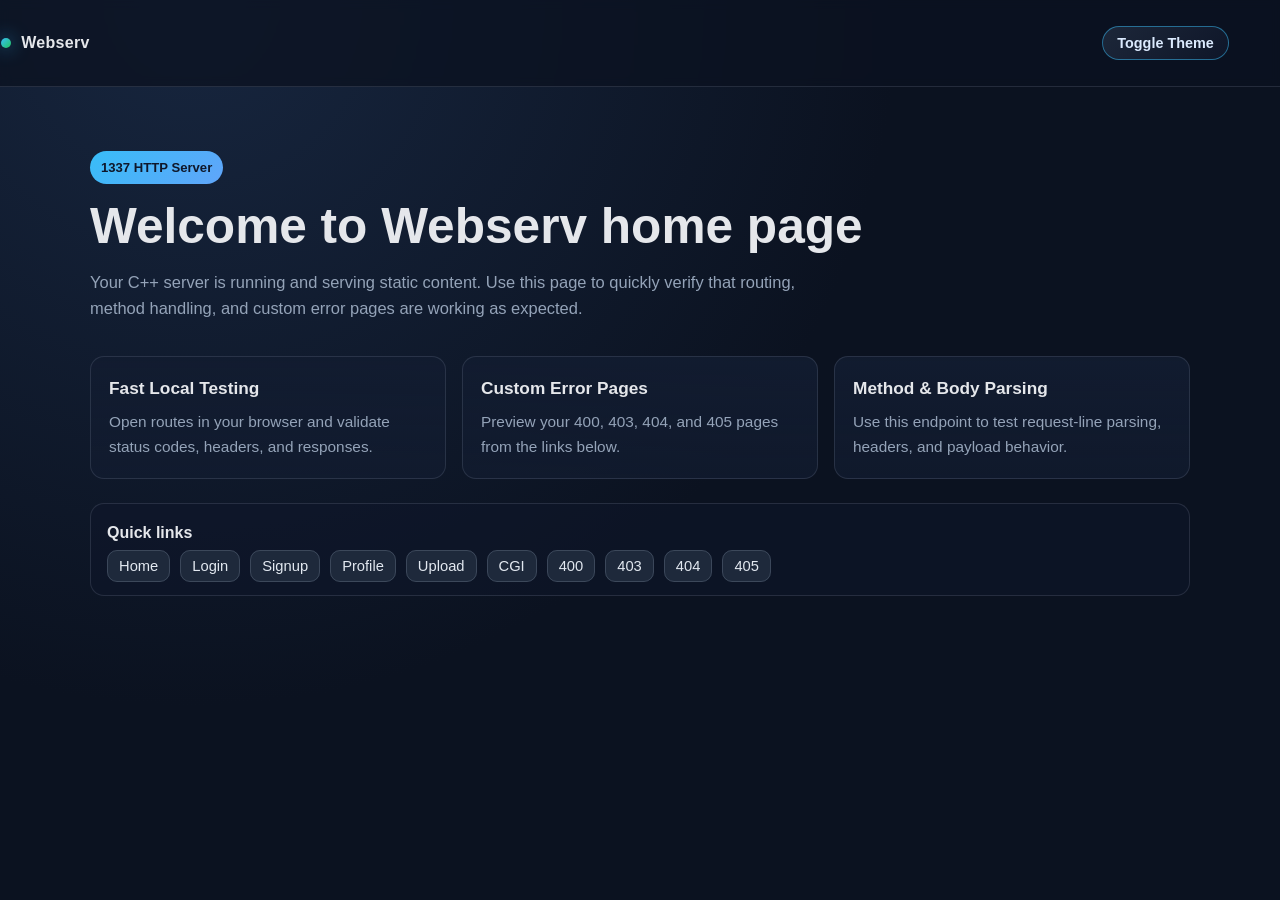
<file: www/index.html>
<!DOCTYPE html>
<html lang="en">
<head>
    <meta charset="UTF-8">
    <meta name="viewport" content="width=device-width, initial-scale=1.0">
    <link rel="stylesheet" href="style/style.css">
    <link rel="icon" type="image/x-icon" href="favicon.ico">
    <title>Webserv Home Page</title>
</head>
<body class="theme-dark">
    <header>
        <div class="header-inner">
            <div class="container brand">
                <span class="dot"></span>
                <span>Webserv</span>
            </div>
            <form action="/toggle-theme" method="post" class="theme-toggle-form">
                <button type="submit" class="theme-toggle-btn">Toggle Theme</button>
            </form>
        </div>
    </header>

    <main class="container">
        <section class="hero">
            <span class="badge">1337 HTTP Server</span>
            <h1>Welcome to Webserv home page</h1>
            <p class="subtitle">
                Your C++ server is running and serving static content. Use this page to quickly verify
                that routing, method handling, and custom error pages are working as expected.
            </p>
        </section>

        <section class="grid">
            <article class="card">
                <h2>Fast Local Testing</h2>
                <p>Open routes in your browser and validate status codes, headers, and responses.</p>
            </article>
            <article class="card">
                <h2>Custom Error Pages</h2>
                <p>Preview your 400, 403, 404, and 405 pages from the links below.</p>
            </article>
            <article class="card">
                <h2>Method & Body Parsing</h2>
                <p>Use this endpoint to test request-line parsing, headers, and payload behavior.</p>
            </article>
        </section>

        <section class="routes">
            <h3>Quick links</h3>
            <ul>
                <li><a href="/">Home</a></li>
                <li><a href="/login.html">Login</a></li>
                <li><a href="/signup.html">Signup</a></li>
                <li><a href="/profile.html">Profile</a></li>
                <li><a href="/upload.html">Upload</a></li>
                <li><a href="/cgi.html">CGI</a></li>
                <li><a href="/error/400.html">400</a></li>
                <li><a href="/error/403.html">403</a></li>
                <li><a href="/error/404.html">404</a></li>
                <li><a href="/error/405.html">405</a></li>
            </ul>
        </section>
    </main>
</body>
</html>
</file>
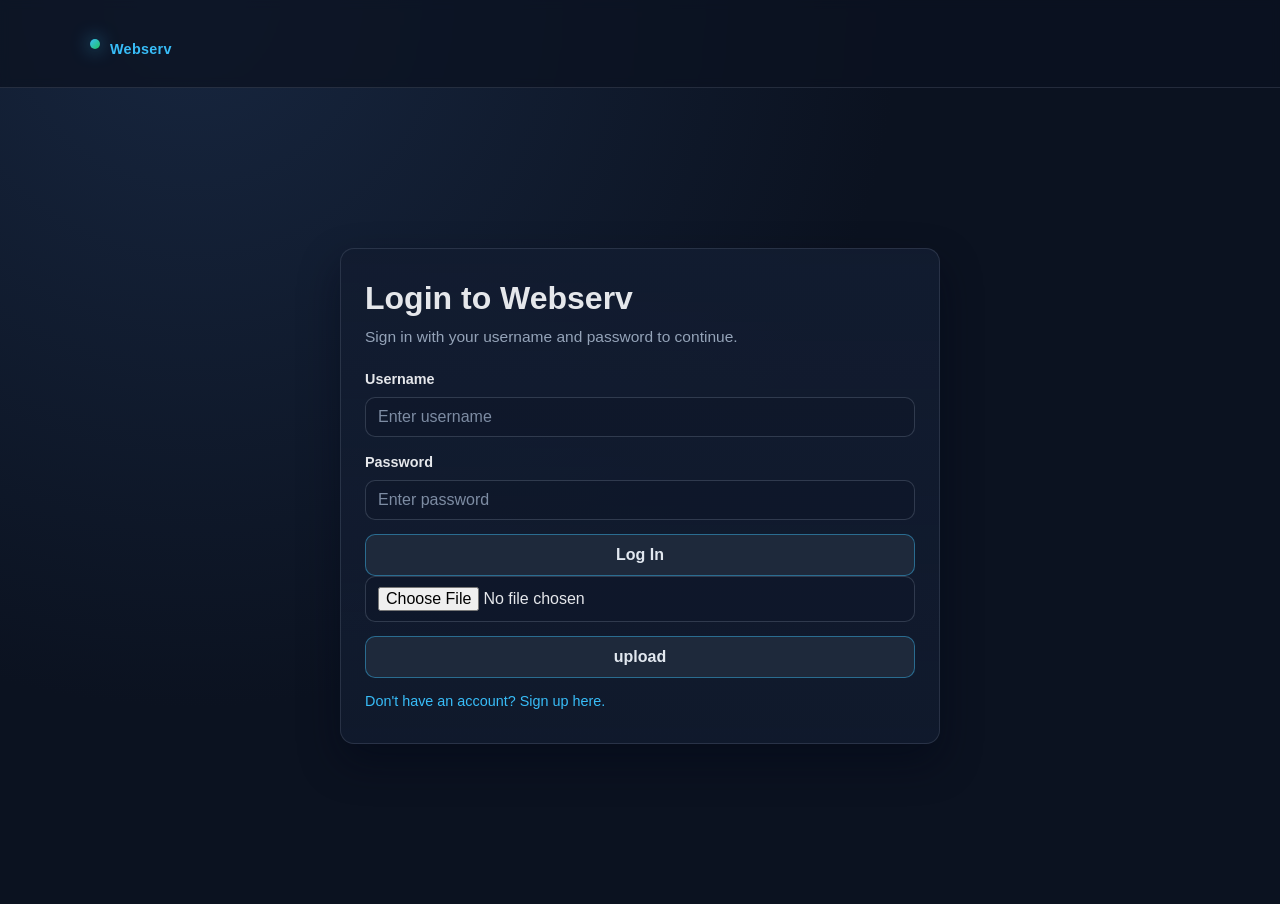
<file: www/login.html>
<!DOCTYPE html>
<html lang="en">
<head>
    <meta charset="UTF-8">
    <meta name="viewport" content="width=device-width, initial-scale=1.0">
    <title>Webserv Login</title>
    <style>
        :root {
            --bg: #0b1220;
            --bg-soft: #111b2e;
            --card: #121c30;
            --text: #e5e7eb;
            --muted: #94a3b8;
            --accent: #38bdf8;
            --accent-2: #22c55e;
            --border: rgba(148, 163, 184, 0.18);
        }

        * {
            box-sizing: border-box;
            margin: 0;
            padding: 0;
        }

        body {
            font-family: "Inter", "Segoe UI", Arial, sans-serif;
            background: radial-gradient(circle at 15% 0%, #17263f 0%, var(--bg) 50%);
            color: var(--text);
            min-height: 100vh;
            line-height: 1.6;
        }

        .container {
            width: min(1100px, 92%);
            margin: 0 auto;
        }

        header {
            padding: 26px 0;
            border-bottom: 1px solid var(--border);
            background: rgba(11, 18, 32, 0.75);
            backdrop-filter: blur(5px);
            position: sticky;
            top: 0;
        }

        .brand {
            display: flex;
            align-items: center;
            gap: 10px;
            font-weight: 700;
            letter-spacing: 0.3px;
        }

        .dot {
            width: 10px;
            height: 10px;
            border-radius: 999px;
            background: linear-gradient(135deg, var(--accent), var(--accent-2));
            box-shadow: 0 0 18px rgba(56, 189, 248, 0.7);
        }

        main {
            min-height: calc(100vh - 84px);
            display: grid;
            place-items: center;
            padding: 40px 0;
        }

        .login-card {
            width: min(600px, 100%);
            min-height: 360px;
            background: linear-gradient(180deg, rgba(18, 28, 48, 0.95), rgba(18, 28, 48, 0.75));
            border: 1px solid var(--border);
            border-radius: 14px;
            padding: 30px 24px;
            box-shadow: 0 18px 40px rgba(2, 6, 23, 0.45);
        }

        h1 {
            font-size: clamp(1.6rem, 4vw, 2rem);
            line-height: 1.2;
            margin-bottom: 8px;
        }

        p {
            color: var(--muted);
            margin-bottom: 18px;
            font-size: 0.97rem;
        }

        form {
            display: grid;
            gap: 14px;
        }

        label {
            display: grid;
            gap: 6px;
            font-size: 0.9rem;
            font-weight: 600;
        }

        input {
            background: rgba(15, 23, 42, 0.7);
            color: var(--text);
            border: 1px solid rgba(148, 163, 184, 0.25);
            border-radius: 10px;
            padding: 10px 12px;
            font-size: 1rem;
        }

        input::placeholder {
            color: #7d8ca3;
        }

        input:focus {
            outline: none;
            border-color: rgba(56, 189, 248, 0.55);
            box-shadow: 0 0 0 3px rgba(56, 189, 248, 0.2);
        }

        button {
            border: 1px solid rgba(56, 189, 248, 0.45);
            border-radius: 10px;
            padding: 11px 14px;
            font-size: 1rem;
            font-weight: 700;
            color: #e2e8f0;
            background: #1e293b;
            cursor: pointer;
            transition: border-color 0.2s ease, color 0.2s ease;
        }

        button:hover {
            border-color: rgba(56, 189, 248, 0.75);
            color: #bae6fd;
        }
        .hidden {
            display: none;
        }
        .error {
            color: #f87171;
            margin-bottom: 18px;
            font-size: 0.97rem;
        }
        a {
            display: inline-block;
            margin-top: 12px;
            color: var(--accent);
            font-size: 0.9rem;
            text-decoration: none;
        }
    </style>
</head>
<body>
    <header>
        <div class="container brand">
            <span class="dot"></span>
            <a href="/"><span>Webserv</span></a>
        </div>
    </header>

    <main class="container">
        <section class="login-card">
            <h1>Login to Webserv</h1>
            <p>Sign in with your username and password to continue.</p>

            <form id="loginForm" method="POST" action="/login">
                <label for="username">
                    Username
                    <input type="text" id="username" name="username" autocomplete="username" placeholder="Enter username" required>
                </label>

                <label for="password">
                    Password
                    <input type="password" id="password" name="password" autocomplete="current-password" placeholder="Enter password" required>
                </label>
                <p class="error hidden">Invalid username or password.</p>
                <button type="submit">Log In</button>
            </form>


            <form id="uploadForm" method="POST" action="/upload">
                <input type="file" name="file" id="file">
                <button type="submit">upload</button>
            </form>

            <a href="signup.html">Don't have an account? Sign up here.</a>
        </section>
    </main>
</body>
</html>
</file>
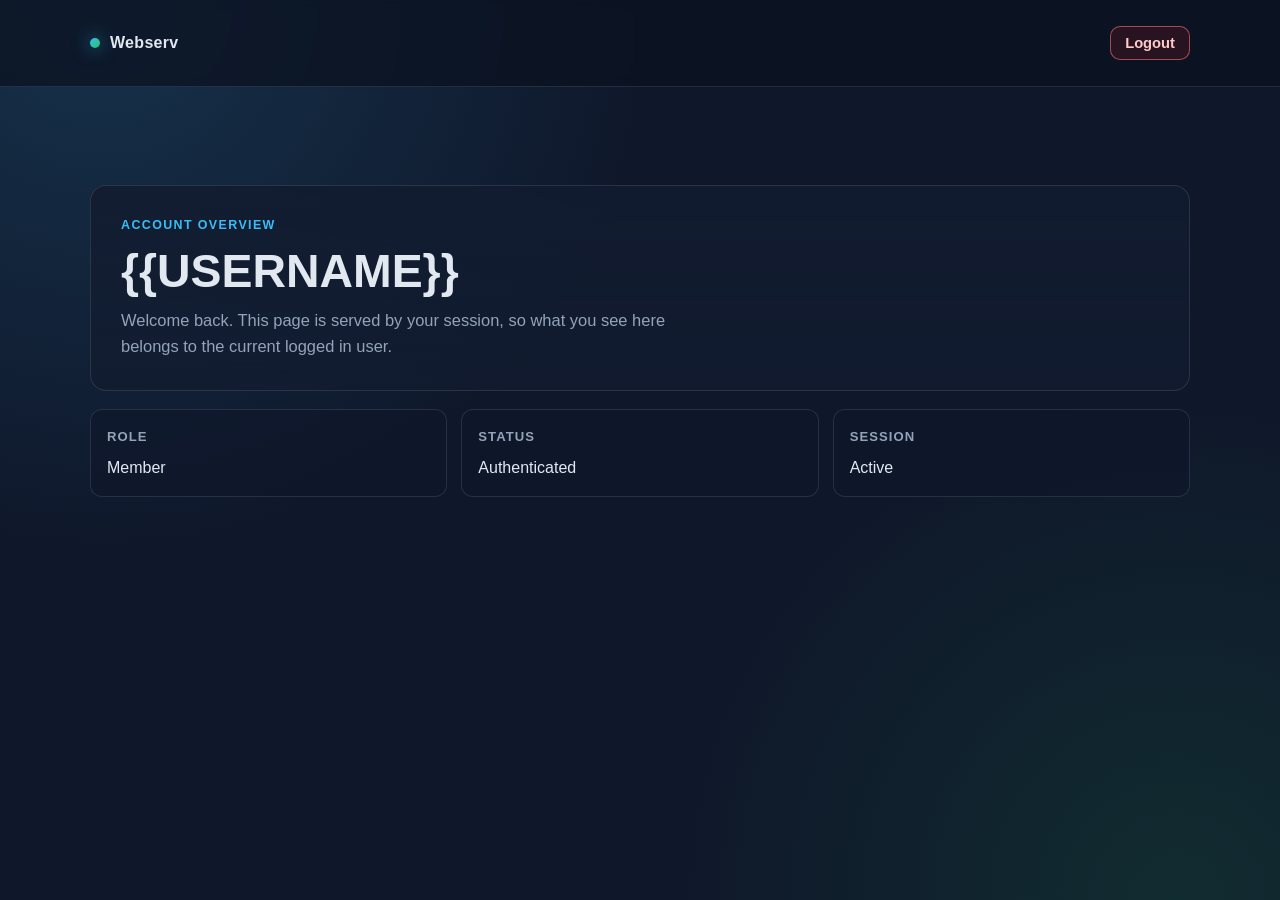
<file: www/profile.html>
<html>
<head>
    <meta charset="UTF-8">
    <meta name="viewport" content="width=device-width, initial-scale=1.0">
    <title>Webserv - Profile</title>
    <link rel="stylesheet" href="style/style.css">
    <style>
        :root {
            --bg: #0f172a;
            --bg-soft: #111b2e;
            --panel: rgba(15, 23, 42, 0.62);
            --text: #e2e8f0;
            --muted: #94a3b8;
            --accent: #38bdf8;
            --accent-2: #22c55e;
            --border: rgba(148, 163, 184, 0.18);
        }

        * {
            box-sizing: border-box;
        }

        body {
            margin: 0;
            background:
                radial-gradient(circle at 8% 0%, rgba(56, 189, 248, 0.16), transparent 38%),
                radial-gradient(circle at 92% 100%, rgba(34, 197, 94, 0.12), transparent 35%),
                var(--bg);
            color: var(--text);
            font-family: 'Segoe UI', Tahoma, Geneva, Verdana, sans-serif;
        }

        .container {
			width: min(1100px, 92%);
			margin: 0 auto;
		}

        .header-inner {
            display: flex;
            align-items: center;
            justify-content: space-between;
        }

		header {
			padding: 26px 0;
			border-bottom: 1px solid var(--border);
			background: rgba(11, 18, 32, 0.75);
			backdrop-filter: blur(5px);
			position: sticky;
			top: 0;
		}

		.brand {
			display: flex;
			align-items: center;
			gap: 10px;
			font-weight: 700;
			letter-spacing: 0.3px;
		}

		.dot {
			width: 10px;
			height: 10px;
			border-radius: 999px;
			background: linear-gradient(135deg, var(--accent), var(--accent-2));
			box-shadow: 0 0 18px rgba(56, 189, 248, 0.7);
		}

        .profile-shell {
            width: min(1100px, 92%);
            margin: 34px auto 52px auto;
            display: grid;
            gap: 18px;
        }

        .profile-hero {
            border: 1px solid var(--border);
            background: linear-gradient(180deg, rgba(18, 28, 48, 0.9), rgba(18, 28, 48, 0.72));
            border-radius: 16px;
            padding: 30px;
        }

        .eyebrow {
            color: var(--accent);
            font-size: 0.78rem;
            letter-spacing: 0.11em;
            text-transform: uppercase;
            margin-bottom: 10px;
            font-weight: 700;
        }

        .username {
            margin: 0;
            font-size: clamp(1.8rem, 5vw, 2.9rem);
            line-height: 1.1;
        }

        .subtitle {
            margin-top: 10px;
            margin-bottom: 0;
            color: var(--muted);
            max-width: 64ch;
        }

        .profile-grid {
            display: grid;
            grid-template-columns: repeat(3, minmax(0, 1fr));
            gap: 14px;
        }

        .profile-item {
            border: 1px solid var(--border);
            background: var(--panel);
            border-radius: 12px;
            padding: 16px;
        }

        .profile-item h3 {
            margin: 0 0 8px 0;
            font-size: 0.82rem;
            text-transform: uppercase;
            letter-spacing: 0.08em;
            color: var(--muted);
        }

        .profile-item p {
            margin: 0;
            font-size: 1rem;
        }

        .logout-form {
            margin: 0;
        }

        .logout-btn {
            border: 1px solid rgba(248, 113, 113, 0.6);
            border-radius: 10px;
            padding: 8px 14px;
            font-size: 0.92rem;
            font-weight: 700;
            color: #fecaca;
            background: rgba(127, 29, 29, 0.25);
            cursor: pointer;
            transition: border-color 0.2s ease, background-color 0.2s ease, color 0.2s ease;
        }

        .logout-btn:hover {
            border-color: rgba(248, 113, 113, 0.9);
            background: rgba(153, 27, 27, 0.45);
            color: #fee2e2;
        }

        .logout-btn:focus {
            outline: none;
            box-shadow: 0 0 0 3px rgba(248, 113, 113, 0.25);
        }
        a {
            color: var(--text);
            text-decoration: none;
        }
        a:hover {
            text-decoration: underline;
        }

        @media (max-width: 900px) {
            .profile-grid {
                grid-template-columns: 1fr 1fr;
            }
        }

        @media (max-width: 620px) {
            .profile-grid {
                grid-template-columns: 1fr;
            }

            .profile-hero {
                padding: 22px;
            }
        }
    </style>
</head>
<body>
	<header>
        <div class="container header-inner">
		    <div class="brand">
			    <span class="dot"></span>
                <a href="/"><span>Webserv</span></a>
		    </div>
            <form action="/logout" method="post" class="logout-form">
                <button type="submit" class="logout-btn">Logout</button>
            </form>
        </div>
	</header>

    <main class="profile-shell">
        <section class="profile-hero">
            <p class="eyebrow">Account Overview</p>
            <h1 class="username">{{USERNAME}}</h1>
            <p class="subtitle">Welcome back. This page is served by your session, so what you see here belongs to the current logged in user.</p>
        </section>

        <section class="profile-grid">
            <article class="profile-item">
                <h3>Role</h3>
                <p>Member</p>
            </article>
            <article class="profile-item">
                <h3>Status</h3>
                <p>Authenticated</p>
            </article>
            <article class="profile-item">
                <h3>Session</h3>
                <p>Active</p>
            </article>
        </section>
    </main>
</body>
</html>
</file>
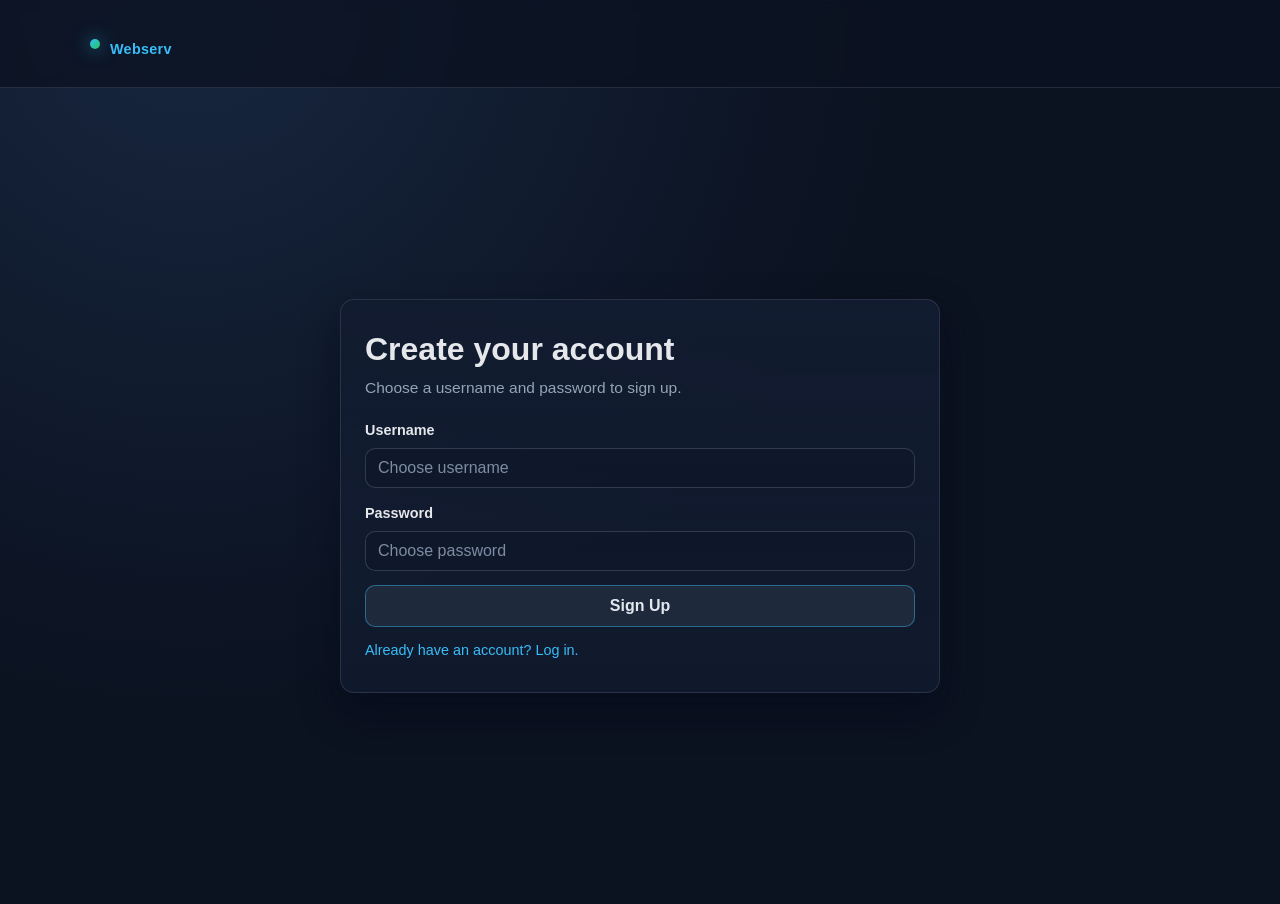
<file: www/signup.html>
<!DOCTYPE html>
<html lang="en">
<head>
	<meta charset="UTF-8">
	<meta name="viewport" content="width=device-width, initial-scale=1.0">
	<title>Webserv Signup</title>
	<style>
		:root {
			--bg: #0b1220;
			--bg-soft: #111b2e;
			--card: #121c30;
			--text: #e5e7eb;
			--muted: #94a3b8;
			--accent: #38bdf8;
			--accent-2: #22c55e;
			--border: rgba(148, 163, 184, 0.18);
		}

		* {
			box-sizing: border-box;
			margin: 0;
			padding: 0;
		}

		body {
			font-family: "Inter", "Segoe UI", Arial, sans-serif;
			background: radial-gradient(circle at 15% 0%, #17263f 0%, var(--bg) 50%);
			color: var(--text);
			min-height: 100vh;
			line-height: 1.6;
		}

		.container {
			width: min(1100px, 92%);
			margin: 0 auto;
		}

		header {
			padding: 26px 0;
			border-bottom: 1px solid var(--border);
			background: rgba(11, 18, 32, 0.75);
			backdrop-filter: blur(5px);
			position: sticky;
			top: 0;
		}

		.brand {
			display: flex;
			align-items: center;
			gap: 10px;
			font-weight: 700;
			letter-spacing: 0.3px;
		}

		.dot {
			width: 10px;
			height: 10px;
			border-radius: 999px;
			background: linear-gradient(135deg, var(--accent), var(--accent-2));
			box-shadow: 0 0 18px rgba(56, 189, 248, 0.7);
		}

		main {
			min-height: calc(100vh - 84px);
			display: grid;
			place-items: center;
			padding: 40px 0;
		}

		.signup-card {
			width: min(600px, 100%);
			min-height: 360px;
			background: linear-gradient(180deg, rgba(18, 28, 48, 0.95), rgba(18, 28, 48, 0.75));
			border: 1px solid var(--border);
			border-radius: 14px;
			padding: 30px 24px;
			box-shadow: 0 18px 40px rgba(2, 6, 23, 0.45);
		}

		h1 {
			font-size: clamp(1.6rem, 4vw, 2rem);
			line-height: 1.2;
			margin-bottom: 8px;
		}

		p {
			color: var(--muted);
			margin-bottom: 18px;
			font-size: 0.97rem;
		}

		form {
			display: grid;
			gap: 14px;
		}

		label {
			display: grid;
			gap: 6px;
			font-size: 0.9rem;
			font-weight: 600;
		}

		input {
			background: rgba(15, 23, 42, 0.7);
			color: var(--text);
			border: 1px solid rgba(148, 163, 184, 0.25);
			border-radius: 10px;
			padding: 10px 12px;
			font-size: 1rem;
		}

		input::placeholder {
			color: #7d8ca3;
		}

		input:focus {
			outline: none;
			border-color: rgba(56, 189, 248, 0.55);
			box-shadow: 0 0 0 3px rgba(56, 189, 248, 0.2);
		}

		button {
			border: 1px solid rgba(56, 189, 248, 0.45);
			border-radius: 10px;
			padding: 11px 14px;
			font-size: 1rem;
			font-weight: 700;
			color: #e2e8f0;
			background: #1e293b;
			cursor: pointer;
			transition: border-color 0.2s ease, color 0.2s ease;
		}

		button:hover {
			border-color: rgba(56, 189, 248, 0.75);
			color: #bae6fd;
		}

		a {
			display: inline-block;
			margin-top: 12px;
			color: var(--accent);
			font-size: 0.9rem;
			text-decoration: none;
		}
	</style>
</head>
<body>
	<header>
		<div class="container brand">
			<span class="dot"></span>
            <a href="/"><span>Webserv</span></a>
		</div>
	</header>

	<main class="container">
		<section class="signup-card">
			<h1>Create your account</h1>
			<p>Choose a username and password to sign up.</p>

			<form method="POST" action="/signup">
				<label for="username">
					Username
					<input type="text" id="username" name="username" autocomplete="username" placeholder="Choose username" required>
				</label>

				<label for="password">
					Password
					<input type="password" id="password" name="password" autocomplete="new-password" placeholder="Choose password" required>
				</label>

				<button type="submit">Sign Up</button>
			</form>
			<a href="login.html">Already have an account? Log in.</a>
		</section>
	</main>
</body>
</html>
</file>
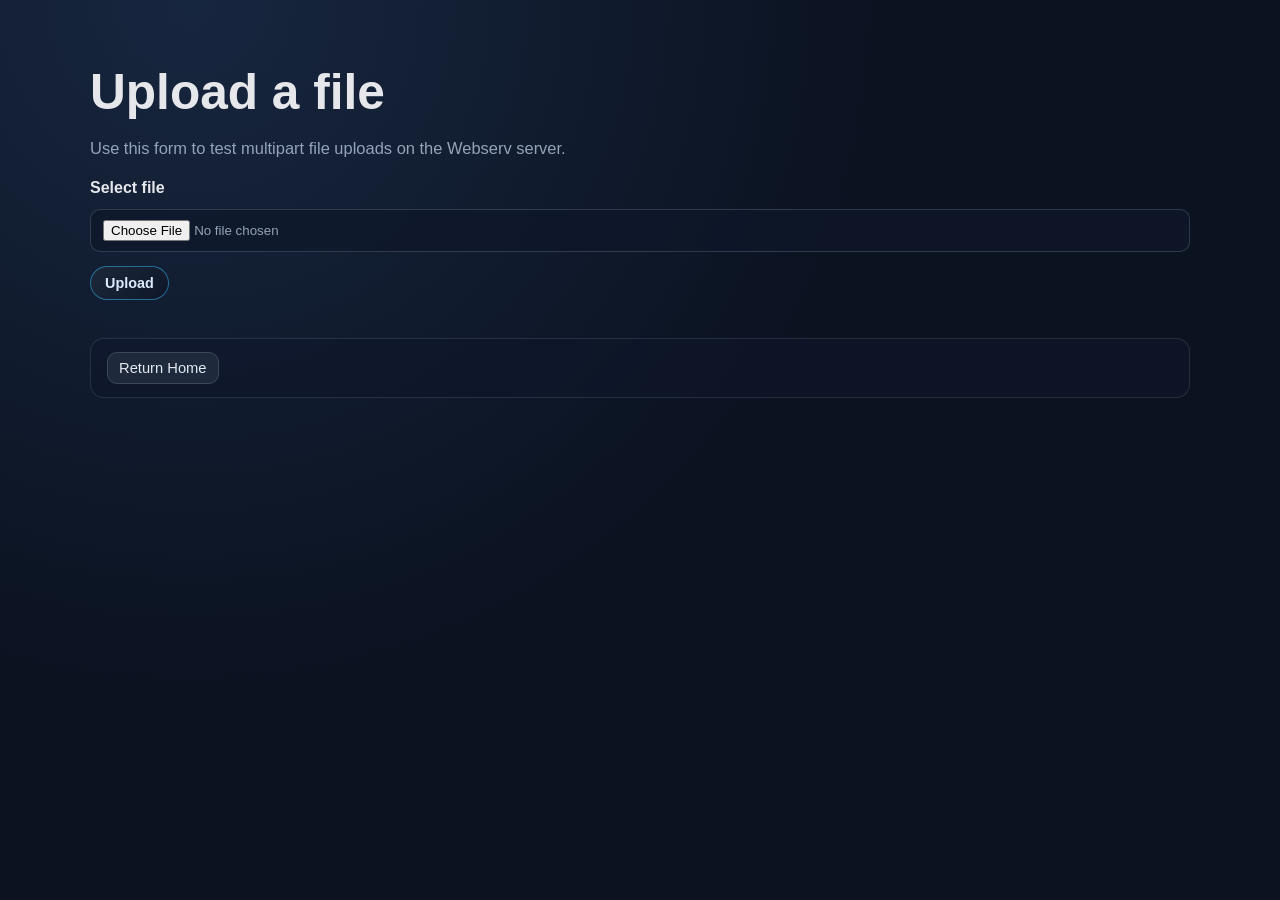
<file: www/upload.html>
<!DOCTYPE html>
<html lang="en">
<head>
    <meta charset="UTF-8">
    <meta name="viewport" content="width=device-width, initial-scale=1.0">
    <link rel="stylesheet" href="style/style.css">
    <title>Webserv Upload</title>
    <style>
        .upload-form {
            display: grid;
            gap: 14px;
        }

        .upload-form label {
            display: grid;
            gap: 8px;
            font-weight: 600;
        }

        .upload-form input[type="file"] {
            width: 100%;
            color: var(--muted);
            background: rgba(15, 23, 42, 0.7);
            border: 1px solid rgba(148, 163, 184, 0.25);
            border-radius: 10px;
            padding: 10px 12px;
        }

        .upload-form button {
            justify-self: start;
        }
        .upload-form input[type="file"]::file-selector-button {
            cursor: pointer;
        }
    </style>
</head>
<body class="theme-dark">
    <main class="container">
        <section class="hero">
            <h1>Upload a file</h1>
            <p class="subtitle">Use this form to test multipart file uploads on the Webserv server.</p>

            <form class="upload-form" action="/upload" method="post" enctype="multipart/form-data">
                <label for="file">
                    Select file
                    <input type="file" id="file" name="file" required>
                </label>
                <button type="submit" class="theme-toggle-btn">Upload</button>
            </form>

            <div class="routes">
                <a href="/">Return Home</a>
            </div>
        </section>
    </main>
</body>
</html>
</file>
<file: www/style/style.css>
:root {
    --bg: #0b1220;
    --bg-soft: #111b2e;
    --card: #121c30;
    --text: #e5e7eb;
    --muted: #94a3b8;
    --accent: #38bdf8;
    --accent-2: #22c55e;
    --border: rgba(148, 163, 184, 0.18);
}

body.theme-light {
    --bg: #f8fafc;
    --bg-soft: #ffffff;
    --card: #ffffff;
    --text: #0f172a;
    --muted: #475569;
    --accent: #0ea5e9;
    --accent-2: #10b981;
    --border: rgba(15, 23, 42, 0.12);
}

* {
    box-sizing: border-box;
    margin: 0;
    padding: 0;
}

.header-inner {
    display: flex;
    align-items: center;
    justify-content: space-between;
}

header {
    padding: 26px 0;
    border-bottom: 1px solid var(--border);
    background: rgba(11, 18, 32, 0.75);
    backdrop-filter: blur(5px);
    position: sticky;
    top: 0;
}

body {
    font-family: "Inter", "Segoe UI", Arial, sans-serif;
    background: radial-gradient(circle at 15% 0%, #17263f 0%, var(--bg) 50%);
    color: var(--text);
    min-height: 100vh;
    line-height: 1.6;
}

.container {
    width: min(1100px, 92%);
    margin: 0 auto;
}

header {
    padding: 26px 0;
    border-bottom: 1px solid var(--border);
    background: rgba(11, 18, 32, 0.75);
    backdrop-filter: blur(5px);
    position: sticky;
    top: 0;
}

.brand {
    display: flex;
    align-items: center;
    gap: 10px;
    font-weight: 700;
    letter-spacing: 0.3px;
}

.dot {
    width: 10px;
    height: 10px;
    border-radius: 999px;
    background: linear-gradient(135deg, var(--accent), var(--accent-2));
    box-shadow: 0 0 18px rgba(56, 189, 248, 0.7);
}

.theme-toggle-form {
    margin-right: 4%;
}

.theme-toggle-btn {
    border: 1px solid rgba(56, 189, 248, 0.5);
    border-radius: 999px;
    padding: 8px 14px;
    font-size: 0.9rem;
    font-weight: 700;
    color: #dbeafe;
    background: linear-gradient(135deg, rgba(30, 41, 59, 0.95), rgba(15, 23, 42, 0.95));
    cursor: pointer;
    transition: border-color 0.2s ease, color 0.2s ease, transform 0.2s ease;
}

.theme-toggle-btn:hover {
    border-color: rgba(56, 189, 248, 0.85);
    color: #bae6fd;
    transform: translateY(-1px);
}

.theme-toggle-btn:focus {
    outline: none;
    box-shadow: 0 0 0 3px rgba(56, 189, 248, 0.25);
}

main {
    padding: 64px 0 80px;
}

.hero {
    display: grid;
    gap: 14px;
    margin-bottom: 34px;
}

.badge {
    width: fit-content;
    font-size: 0.82rem;
    color: #0f172a;
    background: linear-gradient(135deg, var(--accent), #60a5fa);
    padding: 6px 11px;
    border-radius: 999px;
    font-weight: 700;
}

h1 {
    font-size: clamp(2rem, 6vw, 3.1rem);
    line-height: 1.15;
}

.subtitle {
    max-width: 760px;
    color: var(--muted);
    font-size: 1.03rem;
}

.grid {
    display: grid;
    grid-template-columns: repeat(auto-fit, minmax(240px, 1fr));
    gap: 16px;
    margin-top: 20px;
}

.card {
    background: linear-gradient(180deg, rgba(18, 28, 48, 0.95), rgba(18, 28, 48, 0.75));
    border: 1px solid var(--border);
    border-radius: 14px;
    padding: 18px;
    transition: transform 0.2s ease, border-color 0.2s ease;
}

.card:hover {
    transform: translateY(-3px);
    border-color: rgba(56, 189, 248, 0.45);
}

.card h2 {
    font-size: 1.08rem;
    margin-bottom: 8px;
}

.card p {
    color: var(--muted);
    font-size: 0.96rem;
}

.routes {
    margin-top: 24px;
    padding: 16px;
    border: 1px solid var(--border);
    border-radius: 14px;
    background: rgba(15, 23, 42, 0.55);
}

.routes h3 {
    margin-bottom: 8px;
    font-size: 1rem;
}

.routes ul {
    list-style: none;
    display: flex;
    flex-wrap: wrap;
    gap: 10px;
}

.routes a {
    text-decoration: none;
    color: #e2e8f0;
    background: #1e293b;
    border: 1px solid rgba(148, 163, 184, 0.25);
    padding: 7px 11px;
    border-radius: 10px;
    font-size: 0.92rem;
}

.routes a:hover {
    border-color: rgba(56, 189, 248, 0.55);
    color: #bae6fd;
}

footer {
    margin-top: 28px;
    color: #64748b;
    font-size: 0.9rem;
}

body.theme-light {
    background: radial-gradient(circle at 15% 0%, #dbeafe 0%, var(--bg) 55%);
}

body.theme-light header {
    background: rgba(255, 255, 255, 0.86);
}

body.theme-light .theme-toggle-btn {
    color: #0f172a;
    background: linear-gradient(135deg, #ffffff, #f1f5f9);
    border-color: rgba(14, 165, 233, 0.4);
}

body.theme-light .theme-toggle-btn:hover {
    color: #0369a1;
    border-color: rgba(14, 165, 233, 0.75);
}

body.theme-light .card {
    background: linear-gradient(180deg, #ffffff, #f8fafc);
}

body.theme-light .routes {
    background: rgba(255, 255, 255, 0.9);
}

body.theme-light .routes a {
    color: #0f172a;
    background: #f1f5f9;
    border-color: rgba(15, 23, 42, 0.12);
}

body.theme-light .routes a:hover {
    color: #0c4a6e;
}
</file>
